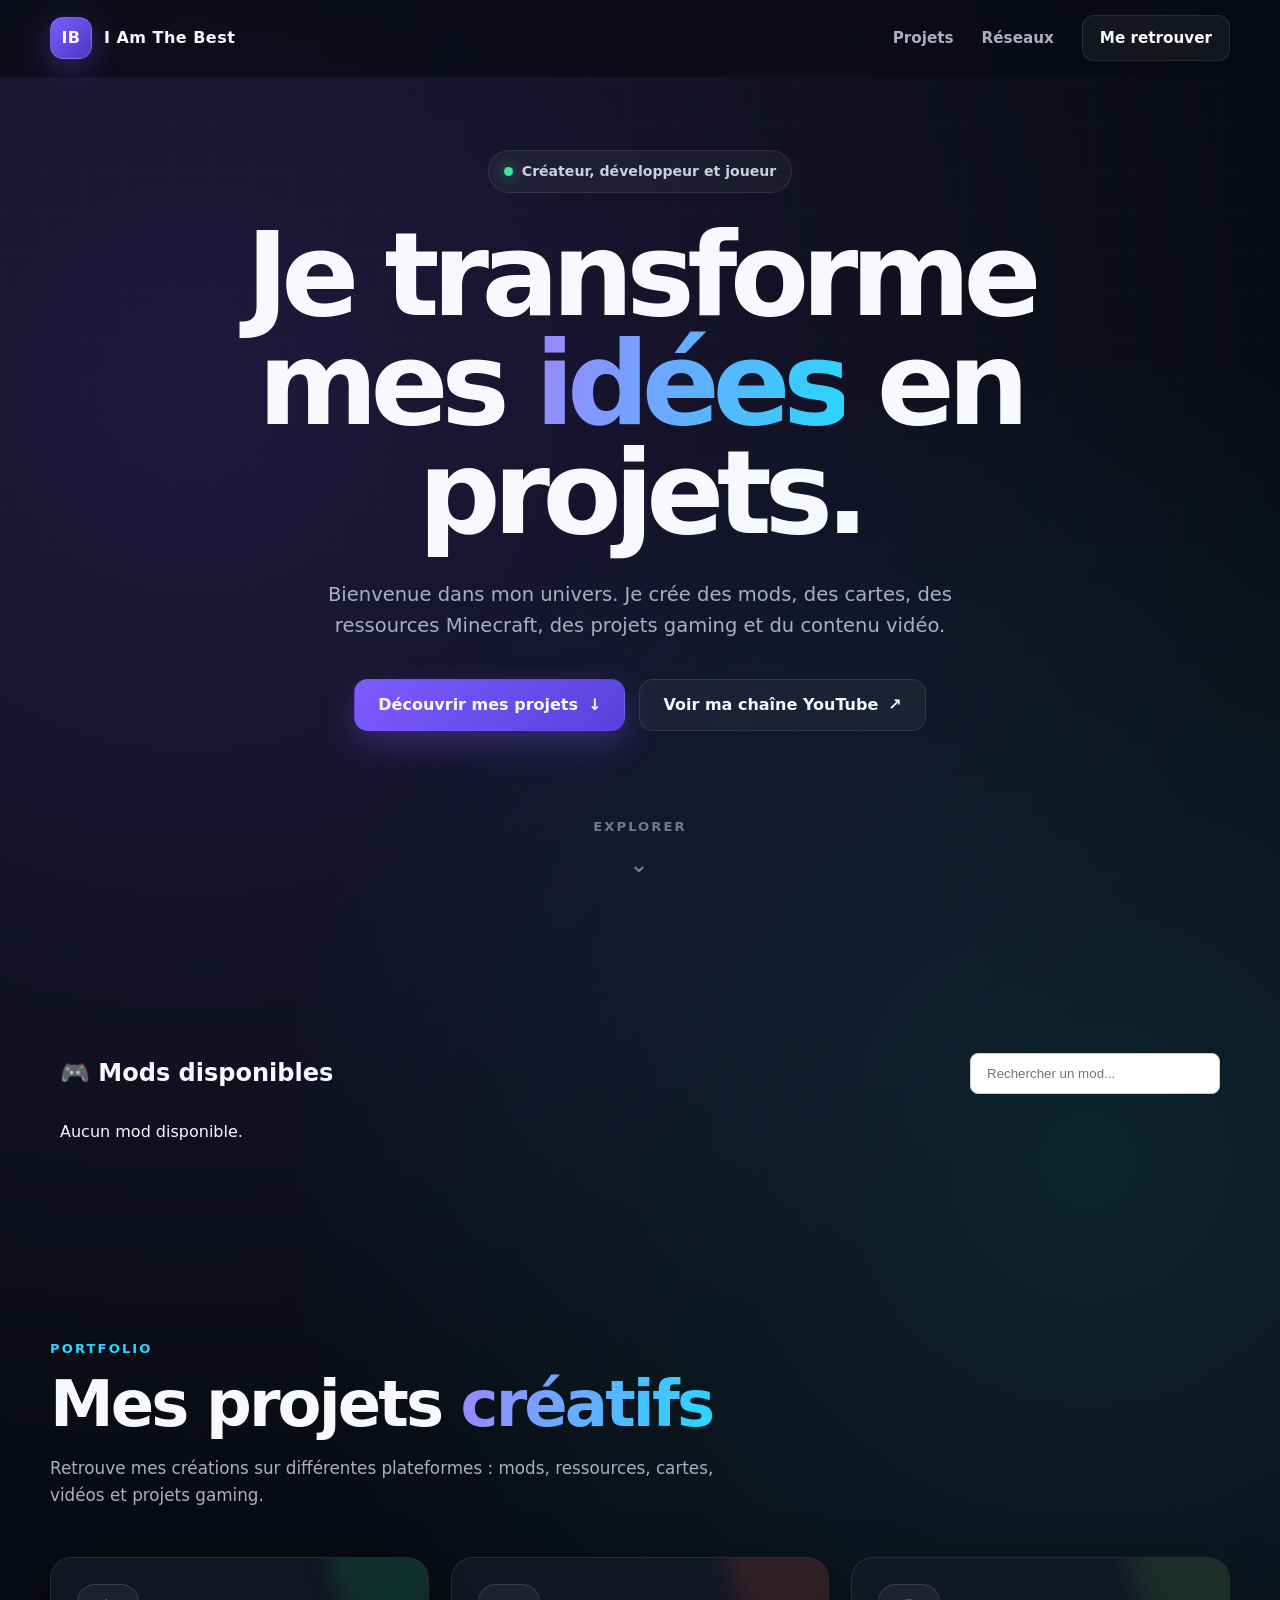
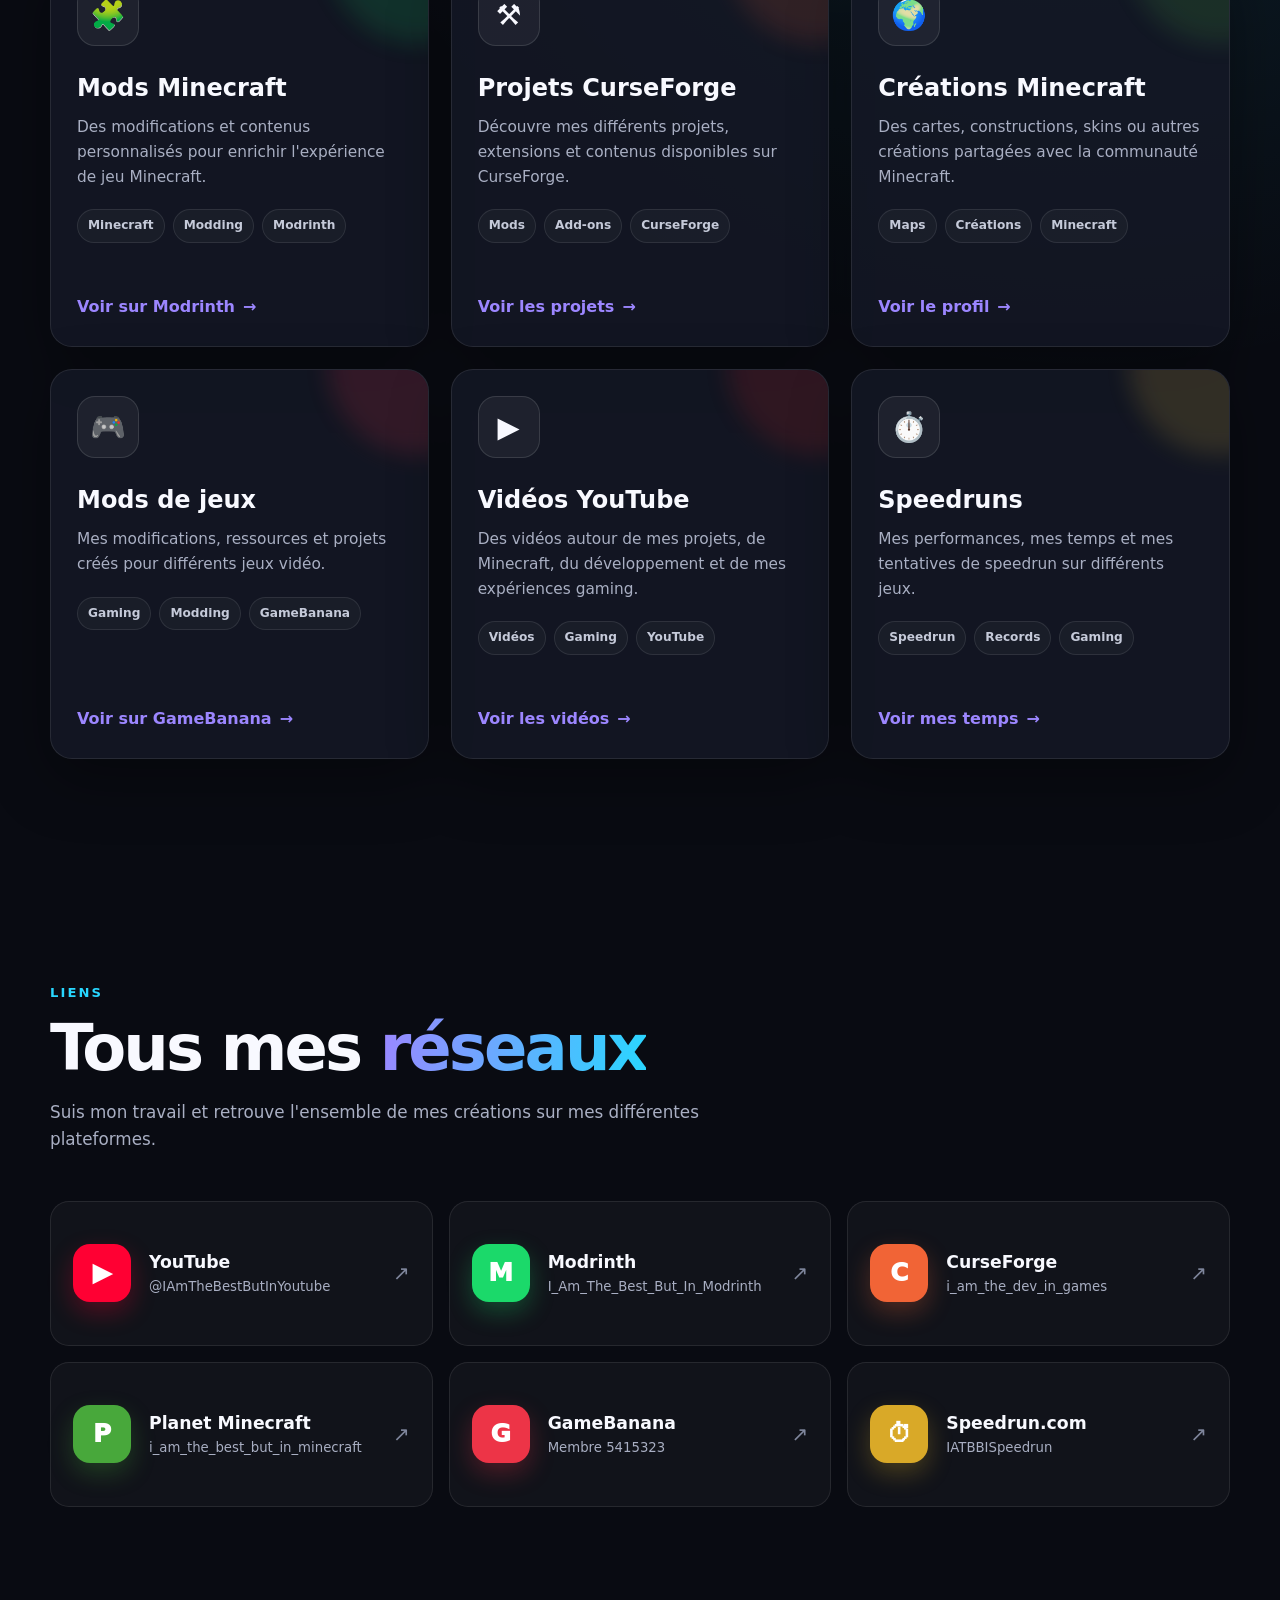
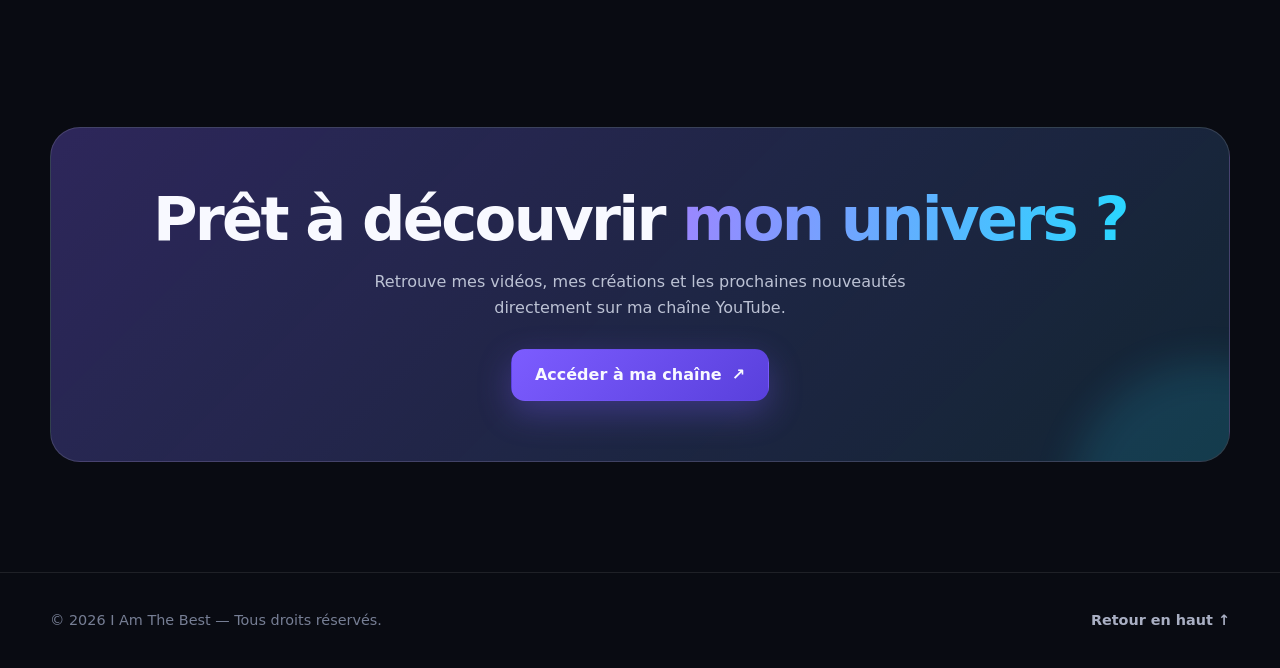
<file: index.html>
<!DOCTYPE html>
<html lang="fr">
<head>
    <meta charset="UTF-8">

    <meta
        name="viewport"
        content="width=device-width, initial-scale=1.0"
    >

    <meta
        name="description"
        content="Découvrez mes projets, créations Minecraft, mods, jeux et speedruns."
    >

    <meta name="theme-color" content="#090b12">

    <title>I Am The Best — Projets & Réseaux</title>

    <style>
    
        .mods-section {
  max-width: 1200px;
  margin: 60px auto;
  padding: 20px;
}

.section-header {
  display: flex;
  justify-content: space-between;
  align-items: center;
  gap: 20px;
  margin-bottom: 25px;
}

#mods-search {
  padding: 12px 16px;
  border: 1px solid #ccc;
  border-radius: 8px;
  min-width: 250px;
}

.mods-grid {
  display: grid;
  grid-template-columns: repeat(auto-fill, minmax(260px, 1fr));
  gap: 20px;
}

.mod-card {
  padding: 20px;
  border-radius: 14px;
  background: #ffffff;
  box-shadow: 0 4px 15px rgba(0, 0, 0, 0.12);
}

.mod-card h3 {
  margin-top: 0;
  word-break: break-word;
}

.mod-game {
  color: #777;
  font-size: 0.9rem;
  margin-bottom: 15px;
}

.install-button {
  display: inline-block;
  padding: 10px 15px;
  border-radius: 8px;
  background: #5865f2;
  color: white;
  text-decoration: none;
  font-weight: bold;
}

.install-button:hover {
  background: #404ed0;
} 

        /* =========================
           VARIABLES
        ========================== */

        :root {
            --background: #090b12;
            --background-secondary: #10131e;
            --card: rgba(21, 25, 39, 0.78);
            --card-hover: rgba(27, 32, 50, 0.95);

            --text: #f8f9ff;
            --text-secondary: #a9afc3;

            --primary: #7c5cff;
            --primary-light: #9c86ff;
            --secondary: #28d7ff;

            --border: rgba(255, 255, 255, 0.09);
            --shadow: 0 20px 60px rgba(0, 0, 0, 0.35);

            --radius: 22px;
            --max-width: 1180px;
        }

        /* =========================
           BASE
        ========================== */

        * {
            box-sizing: border-box;
            margin: 0;
            padding: 0;
        }

        html {
            scroll-behavior: smooth;
            scroll-padding-top: 100px;
        }

        body {
            min-height: 100vh;
            overflow-x: hidden;

            color: var(--text);
            background:
                radial-gradient(
                    circle at 15% 10%,
                    rgba(124, 92, 255, 0.18),
                    transparent 30%
                ),
                radial-gradient(
                    circle at 85% 30%,
                    rgba(40, 215, 255, 0.12),
                    transparent 28%
                ),
                var(--background);

            font-family:
                Inter,
                ui-sans-serif,
                system-ui,
                -apple-system,
                BlinkMacSystemFont,
                "Segoe UI",
                sans-serif;

            line-height: 1.6;
        }

        body::before {
            content: "";
            position: fixed;
            inset: 0;
            z-index: -2;
            pointer-events: none;

            background-image:
                linear-gradient(
                    rgba(255, 255, 255, 0.018) 1px,
                    transparent 1px
                ),
                linear-gradient(
                    90deg,
                    rgba(255, 255, 255, 0.018) 1px,
                    transparent 1px
                );

            background-size: 42px 42px;
            mask-image: linear-gradient(to bottom, black, transparent 90%);
        }

        a {
            color: inherit;
            text-decoration: none;
        }

        button,
        a {
            -webkit-tap-highlight-color: transparent;
        }

        img {
            display: block;
            max-width: 100%;
        }

        .container {
            width: min(calc(100% - 40px), var(--max-width));
            margin-inline: auto;
        }

        .gradient-text {
            color: transparent;
            background: linear-gradient(
                100deg,
                var(--primary-light),
                var(--secondary)
            );
            background-clip: text;
            -webkit-background-clip: text;
        }

        /* =========================
           NAVIGATION
        ========================== */

        .navbar {
            position: fixed;
            top: 0;
            left: 0;
            right: 0;
            z-index: 1000;

            border-bottom: 1px solid transparent;
            background: rgba(9, 11, 18, 0.68);
            backdrop-filter: blur(18px);
            -webkit-backdrop-filter: blur(18px);

            transition:
                border-color 0.25s ease,
                background 0.25s ease;
        }

        .navbar.scrolled {
            border-color: var(--border);
            background: rgba(9, 11, 18, 0.9);
        }

        .nav-content {
            min-height: 76px;
            display: flex;
            align-items: center;
            justify-content: space-between;
            gap: 24px;
        }

        .logo {
            display: inline-flex;
            align-items: center;
            gap: 12px;

            font-size: 1rem;
            font-weight: 900;
            letter-spacing: 0.03em;
        }

        .logo-icon {
            width: 42px;
            height: 42px;
            display: grid;
            place-items: center;

            border: 1px solid rgba(255, 255, 255, 0.15);
            border-radius: 13px;

            background: linear-gradient(
                135deg,
                var(--primary),
                #4d39be
            );

            box-shadow: 0 8px 30px rgba(124, 92, 255, 0.35);
        }

        .nav-links {
            display: flex;
            align-items: center;
            gap: 28px;

            color: var(--text-secondary);
            font-size: 0.95rem;
            font-weight: 700;
        }

        .nav-links a {
            transition: color 0.2s ease;
        }

        .nav-links a:hover {
            color: var(--text);
        }

        .nav-button {
            padding: 10px 17px;
            color: var(--text) !important;
            border: 1px solid var(--border);
            border-radius: 12px;
            background: rgba(255, 255, 255, 0.05);

            transition:
                transform 0.2s ease,
                background 0.2s ease !important;
        }

        .nav-button:hover {
            transform: translateY(-2px);
            background: rgba(255, 255, 255, 0.1);
        }

        /* =========================
           HERO
        ========================== */

        .hero {
            min-height: 100vh;
            padding: 150px 0 90px;

            display: flex;
            align-items: center;
            text-align: center;
        }

        .hero-content {
            max-width: 900px;
            margin-inline: auto;
        }

        .status {
            width: fit-content;
            margin: 0 auto 28px;
            padding: 9px 15px;

            display: flex;
            align-items: center;
            gap: 9px;

            color: #cbd0df;
            border: 1px solid var(--border);
            border-radius: 999px;
            background: rgba(255, 255, 255, 0.045);

            font-size: 0.88rem;
            font-weight: 750;
        }

        .status-dot {
            width: 9px;
            height: 9px;
            flex: 0 0 auto;

            border-radius: 50%;
            background: #40e49b;
            box-shadow: 0 0 16px rgba(64, 228, 155, 0.8);

            animation: pulse 2s infinite;
        }

        @keyframes pulse {
            50% {
                opacity: 0.45;
                transform: scale(0.8);
            }
        }

        .hero h1 {
            max-width: 850px;
            margin: 0 auto;

            font-size: clamp(3.1rem, 9vw, 7.3rem);
            line-height: 0.95;
            letter-spacing: -0.065em;
        }

        .hero-description {
            max-width: 680px;
            margin: 30px auto 0;

            color: var(--text-secondary);
            font-size: clamp(1rem, 2vw, 1.22rem);
        }

        .hero-actions {
            margin-top: 38px;

            display: flex;
            justify-content: center;
            flex-wrap: wrap;
            gap: 14px;
        }

        .button {
            min-height: 52px;
            padding: 0 23px;

            display: inline-flex;
            align-items: center;
            justify-content: center;
            gap: 10px;

            border: 1px solid var(--border);
            border-radius: 14px;

            font-weight: 850;

            transition:
                transform 0.2s ease,
                box-shadow 0.2s ease,
                background 0.2s ease;
        }

        .button:hover {
            transform: translateY(-3px);
        }

        .button-primary {
            border-color: transparent;
            background: linear-gradient(
                135deg,
                var(--primary),
                #5940dc
            );

            box-shadow: 0 12px 34px rgba(124, 92, 255, 0.32);
        }

        .button-primary:hover {
            box-shadow: 0 16px 40px rgba(124, 92, 255, 0.44);
        }

        .button-secondary {
            background: rgba(255, 255, 255, 0.045);
        }

        .button-secondary:hover {
            background: rgba(255, 255, 255, 0.09);
        }

        .scroll-indicator {
            margin-top: 85px;
            color: #72798f;
            font-size: 0.82rem;
            font-weight: 800;
            letter-spacing: 0.16em;
            text-transform: uppercase;
        }

        .scroll-arrow {
            display: block;
            margin-top: 10px;
            font-size: 1.4rem;
            animation: bounce 1.6s infinite;
        }

        @keyframes bounce {
            50% {
                transform: translateY(8px);
            }
        }

        /* =========================
           SECTIONS
        ========================== */

        .section {
            padding: 110px 0;
        }

        .section-heading {
            max-width: 680px;
            margin-bottom: 48px;
        }

        .section-label {
            display: inline-block;
            margin-bottom: 12px;

            color: var(--secondary);
            font-size: 0.82rem;
            font-weight: 900;
            letter-spacing: 0.16em;
            text-transform: uppercase;
        }

        .section-heading h2 {
            font-size: clamp(2.2rem, 5vw, 4rem);
            line-height: 1.05;
            letter-spacing: -0.045em;
        }

        .section-heading p {
            margin-top: 17px;
            color: var(--text-secondary);
            font-size: 1.05rem;
        }

        /* =========================
           PROJECTS
        ========================== */

        .projects-grid {
            display: grid;
            grid-template-columns: repeat(3, 1fr);
            gap: 22px;
        }

        .project-card {
            min-height: 390px;
            padding: 26px;

            display: flex;
            flex-direction: column;

            overflow: hidden;
            position: relative;

            border: 1px solid var(--border);
            border-radius: var(--radius);
            background: var(--card);
            box-shadow: var(--shadow);

            transition:
                transform 0.3s ease,
                border-color 0.3s ease,
                background 0.3s ease;
        }

        .project-card::before {
            content: "";
            width: 180px;
            height: 180px;

            position: absolute;
            top: -95px;
            right: -80px;

            border-radius: 50%;
            background: var(--project-color, var(--primary));
            opacity: 0.14;
            filter: blur(12px);
        }

        .project-card:hover {
            transform: translateY(-8px);
            border-color: rgba(156, 134, 255, 0.38);
            background: var(--card-hover);
        }

        .project-icon {
            width: 62px;
            height: 62px;
            display: grid;
            place-items: center;

            position: relative;
            z-index: 1;

            border: 1px solid rgba(255, 255, 255, 0.12);
            border-radius: 18px;
            background: rgba(255, 255, 255, 0.055);

            font-size: 1.8rem;
        }

        .project-card h3 {
            margin-top: 28px;
            font-size: 1.5rem;
            line-height: 1.2;
        }

        .project-card p {
            margin-top: 13px;
            color: var(--text-secondary);
            font-size: 0.96rem;
        }

        .tags {
            margin-top: 20px;

            display: flex;
            flex-wrap: wrap;
            gap: 8px;
        }

        .tag {
            padding: 6px 10px;

            color: #c5cad9;
            border: 1px solid var(--border);
            border-radius: 999px;
            background: rgba(255, 255, 255, 0.035);

            font-size: 0.76rem;
            font-weight: 800;
        }

        .project-link {
            margin-top: auto;
            padding-top: 26px;

            display: inline-flex;
            align-items: center;
            gap: 8px;

            color: var(--primary-light);
            font-weight: 850;
        }

        .project-link span {
            transition: transform 0.2s ease;
        }

        .project-link:hover span {
            transform: translateX(5px);
        }

        /* =========================
           SOCIAL NETWORKS
        ========================== */

        .socials-section {
            position: relative;
        }

        .socials-grid {
            display: grid;
            grid-template-columns: repeat(3, 1fr);
            gap: 16px;
        }

        .social-card {
            min-height: 145px;
            padding: 22px;

            display: flex;
            align-items: center;
            gap: 18px;

            border: 1px solid var(--border);
            border-radius: 19px;
            background: rgba(255, 255, 255, 0.035);

            transition:
                transform 0.25s ease,
                border-color 0.25s ease,
                background 0.25s ease;
        }

        .social-card:hover {
            transform: translateY(-5px);
            border-color: var(--social-color);
            background: rgba(255, 255, 255, 0.065);
        }

        .social-icon {
            width: 58px;
            height: 58px;
            flex: 0 0 auto;

            display: grid;
            place-items: center;

            color: white;
            border-radius: 17px;
            background: var(--social-color);

            font-size: 1.55rem;
            font-weight: 950;

            box-shadow: 0 10px 25px color-mix(
                in srgb,
                var(--social-color) 28%,
                transparent
            );
        }

        .social-information {
            min-width: 0;
        }

        .social-information h3 {
            font-size: 1.08rem;
        }

        .social-information p {
            max-width: 100%;
            overflow: hidden;

            color: var(--text-secondary);
            font-size: 0.83rem;
            text-overflow: ellipsis;
            white-space: nowrap;
        }

        .social-arrow {
            margin-left: auto;
            color: #7f869c;
            font-size: 1.25rem;

            transition:
                color 0.2s ease,
                transform 0.2s ease;
        }

        .social-card:hover .social-arrow {
            color: white;
            transform: translate(3px, -3px);
        }

        /* =========================
           CONTACT BANNER
        ========================== */

        .contact-banner {
            padding: 60px;
            overflow: hidden;
            position: relative;

            border: 1px solid rgba(255, 255, 255, 0.13);
            border-radius: 30px;

            background:
                linear-gradient(
                    135deg,
                    rgba(124, 92, 255, 0.27),
                    rgba(40, 215, 255, 0.09)
                ),
                var(--background-secondary);

            text-align: center;
        }

        .contact-banner::after {
            content: "";
            width: 280px;
            height: 280px;

            position: absolute;
            right: -120px;
            bottom: -180px;

            border-radius: 50%;
            background: var(--secondary);
            opacity: 0.13;
            filter: blur(20px);
        }

        .contact-banner h2 {
            position: relative;
            z-index: 1;

            font-size: clamp(2rem, 5vw, 3.8rem);
            line-height: 1.05;
            letter-spacing: -0.045em;
        }

        .contact-banner p {
            max-width: 620px;
            margin: 18px auto 28px;
            position: relative;
            z-index: 1;

            color: #bcc2d4;
        }

        .contact-banner .button {
            position: relative;
            z-index: 1;
        }

        /* =========================
           FOOTER
        ========================== */

        footer {
            padding: 36px 0;

            color: #767e94;
            border-top: 1px solid var(--border);

            font-size: 0.9rem;
        }

        .footer-content {
            display: flex;
            align-items: center;
            justify-content: space-between;
            gap: 20px;
        }

        .back-to-top {
            color: var(--text-secondary);
            font-weight: 750;
        }

        .back-to-top:hover {
            color: white;
        }

        /* =========================
           ANIMATIONS
        ========================== */

        .reveal {
            opacity: 0;
            transform: translateY(28px);

            transition:
                opacity 0.7s ease,
                transform 0.7s ease;
        }

        .reveal.visible {
            opacity: 1;
            transform: translateY(0);
        }

        /* =========================
           RESPONSIVE
        ========================== */

        @media (max-width: 950px) {
            .projects-grid {
                grid-template-columns: repeat(2, 1fr);
            }

            .socials-grid {
                grid-template-columns: repeat(2, 1fr);
            }
        }

        @media (max-width: 700px) {
            .container {
                width: min(calc(100% - 28px), var(--max-width));
            }

            .nav-links a:not(.nav-button) {
                display: none;
            }

            .hero {
                padding-top: 130px;
            }

            .hero h1 {
                font-size: clamp(3rem, 17vw, 5rem);
            }

            .section {
                padding: 80px 0;
            }

            .projects-grid,
            .socials-grid {
                grid-template-columns: 1fr;
            }

            .project-card {
                min-height: 340px;
            }

            .contact-banner {
                padding: 48px 22px;
                border-radius: 23px;
            }

            .footer-content {
                flex-direction: column;
                text-align: center;
            }
        }

        @media (prefers-reduced-motion: reduce) {
            *,
            *::before,
            *::after {
                scroll-behavior: auto !important;
                animation-duration: 0.01ms !important;
                animation-iteration-count: 1 !important;
                transition-duration: 0.01ms !important;
            }
        }
    </style>
</head>

<body id="accueil">

    <!-- Navigation -->
    <header class="navbar" id="navbar">
        <nav class="container nav-content" aria-label="Navigation principale">

            <a class="logo" href="#accueil" aria-label="Retour à l'accueil">
                <span class="logo-icon">IB</span>
                <span>I Am The Best</span>
            </a>

            <div class="nav-links">
                <a href="#projets">Projets</a>
                <a href="#reseaux">Réseaux</a>
                <a class="nav-button" href="#reseaux">
                    Me retrouver
                </a>
            </div>

        </nav>
    </header>

    <main>

        <!-- Hero -->
        <section class="hero">
            <div class="container hero-content">

                <div class="status">
                    <span class="status-dot"></span>
                    Créateur, développeur et joueur
                </div>

                <h1>
                    Je transforme mes
                    <span class="gradient-text">idées</span>
                    en projets.
                </h1>

                <p class="hero-description">
                    Bienvenue dans mon univers. Je crée des mods, des cartes,
                    des ressources Minecraft, des projets gaming et du contenu
                    vidéo.
                </p>

                <div class="hero-actions">
                    <a class="button button-primary" href="#projets">
                        Découvrir mes projets
                        <span aria-hidden="true">↓</span>
                    </a>

                    <a
                        class="button button-secondary"
                        href="https://www.youtube.com/@IAmTheBestButInYoutube"
                        target="_blank"
                        rel="noopener noreferrer"
                    >
                        Voir ma chaîne YouTube
                        <span aria-hidden="true">↗</span>
                    </a>
                </div>

                <div class="scroll-indicator" aria-hidden="true">
                    Explorer
                    <span class="scroll-arrow">⌄</span>
                </div>

            </div>
        </section>
        
        <section id="mods" class="mods-section">
  <div class="section-header">
    <h2>🎮 Mods disponibles</h2>
    <input
      type="search"
      id="mods-search"
      placeholder="Rechercher un mod..."
    />
  </div>

  <div id="mods-status">Chargement des mods...</div>
  <div id="mods-list" class="mods-grid"></div>
</section>

        <!-- Projects -->
        <section class="section" id="projets">
            <div class="container">

                <div class="section-heading reveal">
                    <span class="section-label">Portfolio</span>

                    <h2>
                        Mes projets
                        <span class="gradient-text">créatifs</span>
                    </h2>

                    <p>
                        Retrouve mes créations sur différentes plateformes :
                        mods, ressources, cartes, vidéos et projets gaming.
                    </p>
                </div>

                <div class="projects-grid">

                    <article
                        class="project-card reveal"
                        style="--project-color: #1bd96a;"
                    >
                        <div class="project-icon" aria-hidden="true">🧩</div>

                        <h3>Mods Minecraft</h3>

                        <p>
                            Des modifications et contenus personnalisés pour
                            enrichir l'expérience de jeu Minecraft.
                        </p>

                        <div class="tags">
                            <span class="tag">Minecraft</span>
                            <span class="tag">Modding</span>
                            <span class="tag">Modrinth</span>
                        </div>

                        <a
                            class="project-link"
                            href="https://modrinth.com/user/I_Am_The_Best_But_In_Modrinth"
                            target="_blank"
                            rel="noopener noreferrer"
                        >
                            Voir sur Modrinth
                            <span aria-hidden="true">→</span>
                        </a>
                    </article>

                    <article
                        class="project-card reveal"
                        style="--project-color: #f16436;"
                    >
                        <div class="project-icon" aria-hidden="true">⚒️</div>

                        <h3>Projets CurseForge</h3>

                        <p>
                            Découvre mes différents projets, extensions et
                            contenus disponibles sur CurseForge.
                        </p>

                        <div class="tags">
                            <span class="tag">Mods</span>
                            <span class="tag">Add-ons</span>
                            <span class="tag">CurseForge</span>
                        </div>

                        <a
                            class="project-link"
                            href="https://www.curseforge.com/members/i_am_the_dev_in_games/projects"
                            target="_blank"
                            rel="noopener noreferrer"
                        >
                            Voir les projets
                            <span aria-hidden="true">→</span>
                        </a>
                    </article>

                    <article
                        class="project-card reveal"
                        style="--project-color: #56bd45;"
                    >
                        <div class="project-icon" aria-hidden="true">🌍</div>

                        <h3>Créations Minecraft</h3>

                        <p>
                            Des cartes, constructions, skins ou autres créations
                            partagées avec la communauté Minecraft.
                        </p>

                        <div class="tags">
                            <span class="tag">Maps</span>
                            <span class="tag">Créations</span>
                            <span class="tag">Minecraft</span>
                        </div>

                        <a
                            class="project-link"
                            href="https://www.planetminecraft.com/member/i_am_the_best_but_in_minecraft/"
                            target="_blank"
                            rel="noopener noreferrer"
                        >
                            Voir le profil
                            <span aria-hidden="true">→</span>
                        </a>
                    </article>

                    <article
                        class="project-card reveal"
                        style="--project-color: #ff374f;"
                    >
                        <div class="project-icon" aria-hidden="true">🎮</div>

                        <h3>Mods de jeux</h3>

                        <p>
                            Mes modifications, ressources et projets créés pour
                            différents jeux vidéo.
                        </p>

                        <div class="tags">
                            <span class="tag">Gaming</span>
                            <span class="tag">Modding</span>
                            <span class="tag">GameBanana</span>
                        </div>

                        <a
                            class="project-link"
                            href="https://gamebanana.com/members/5415323"
                            target="_blank"
                            rel="noopener noreferrer"
                        >
                            Voir sur GameBanana
                            <span aria-hidden="true">→</span>
                        </a>
                    </article>

                    <article
                        class="project-card reveal"
                        style="--project-color: #e92525;"
                    >
                        <div class="project-icon" aria-hidden="true">▶️</div>

                        <h3>Vidéos YouTube</h3>

                        <p>
                            Des vidéos autour de mes projets, de Minecraft,
                            du développement et de mes expériences gaming.
                        </p>

                        <div class="tags">
                            <span class="tag">Vidéos</span>
                            <span class="tag">Gaming</span>
                            <span class="tag">YouTube</span>
                        </div>

                        <a
                            class="project-link"
                            href="https://www.youtube.com/@IAmTheBestButInYoutube"
                            target="_blank"
                            rel="noopener noreferrer"
                        >
                            Voir les vidéos
                            <span aria-hidden="true">→</span>
                        </a>
                    </article>

                    <article
                        class="project-card reveal"
                        style="--project-color: #f6c744;"
                    >
                        <div class="project-icon" aria-hidden="true">⏱️</div>

                        <h3>Speedruns</h3>

                        <p>
                            Mes performances, mes temps et mes tentatives
                            de speedrun sur différents jeux.
                        </p>

                        <div class="tags">
                            <span class="tag">Speedrun</span>
                            <span class="tag">Records</span>
                            <span class="tag">Gaming</span>
                        </div>

                        <a
                            class="project-link"
                            href="https://www.speedrun.com/users/IATBBISpeedrun"
                            target="_blank"
                            rel="noopener noreferrer"
                        >
                            Voir mes temps
                            <span aria-hidden="true">→</span>
                        </a>
                    </article>

                </div>
            </div>
        </section>

        <!-- Social networks -->
        <section class="section socials-section" id="reseaux">
            <div class="container">

                <div class="section-heading reveal">
                    <span class="section-label">Liens</span>

                    <h2>
                        Tous mes
                        <span class="gradient-text">réseaux</span>
                    </h2>

                    <p>
                        Suis mon travail et retrouve l'ensemble de mes créations
                        sur mes différentes plateformes.
                    </p>
                </div>

                <div class="socials-grid">

                    <a
                        class="social-card reveal"
                        style="--social-color: #ff0033;"
                        href="https://www.youtube.com/@IAmTheBestButInYoutube"
                        target="_blank"
                        rel="noopener noreferrer"
                        aria-label="Ouvrir mon profil YouTube"
                    >
                        <div class="social-icon">▶</div>

                        <div class="social-information">
                            <h3>YouTube</h3>
                            <p>@IAmTheBestButInYoutube</p>
                        </div>

                        <span class="social-arrow" aria-hidden="true">↗</span>
                    </a>

                    <a
                        class="social-card reveal"
                        style="--social-color: #1bd96a;"
                        href="https://modrinth.com/user/I_Am_The_Best_But_In_Modrinth"
                        target="_blank"
                        rel="noopener noreferrer"
                        aria-label="Ouvrir mon profil Modrinth"
                    >
                        <div class="social-icon">M</div>

                        <div class="social-information">
                            <h3>Modrinth</h3>
                            <p>I_Am_The_Best_But_In_Modrinth</p>
                        </div>

                        <span class="social-arrow" aria-hidden="true">↗</span>
                    </a>

                    <a
                        class="social-card reveal"
                        style="--social-color: #f16436;"
                        href="https://www.curseforge.com/members/i_am_the_dev_in_games/projects"
                        target="_blank"
                        rel="noopener noreferrer"
                        aria-label="Ouvrir mes projets CurseForge"
                    >
                        <div class="social-icon">C</div>

                        <div class="social-information">
                            <h3>CurseForge</h3>
                            <p>i_am_the_dev_in_games</p>
                        </div>

                        <span class="social-arrow" aria-hidden="true">↗</span>
                    </a>

                    <a
                        class="social-card reveal"
                        style="--social-color: #48a83b;"
                        href="https://www.planetminecraft.com/member/i_am_the_best_but_in_minecraft/"
                        target="_blank"
                        rel="noopener noreferrer"
                        aria-label="Ouvrir mon profil Planet Minecraft"
                    >
                        <div class="social-icon">P</div>

                        <div class="social-information">
                            <h3>Planet Minecraft</h3>
                            <p>i_am_the_best_but_in_minecraft</p>
                        </div>

                        <span class="social-arrow" aria-hidden="true">↗</span>
                    </a>

                    <a
                        class="social-card reveal"
                        style="--social-color: #ed3447;"
                        href="https://gamebanana.com/members/5415323"
                        target="_blank"
                        rel="noopener noreferrer"
                        aria-label="Ouvrir mon profil GameBanana"
                    >
                        <div class="social-icon">G</div>

                        <div class="social-information">
                            <h3>GameBanana</h3>
                            <p>Membre 5415323</p>
                        </div>

                        <span class="social-arrow" aria-hidden="true">↗</span>
                    </a>

                    <a
                        class="social-card reveal"
                        style="--social-color: #d9a928;"
                        href="https://www.speedrun.com/users/IATBBISpeedrun"
                        target="_blank"
                        rel="noopener noreferrer"
                        aria-label="Ouvrir mon profil Speedrun.com"
                    >
                        <div class="social-icon">⏱</div>

                        <div class="social-information">
                            <h3>Speedrun.com</h3>
                            <p>IATBBISpeedrun</p>
                        </div>

                        <span class="social-arrow" aria-hidden="true">↗</span>
                    </a>

                </div>
            </div>
        </section>

        <!-- Call to action -->
        <section class="section">
            <div class="container">

                <div class="contact-banner reveal">
                    <h2>
                        Prêt à découvrir
                        <span class="gradient-text">mon univers ?</span>
                    </h2>

                    <p>
                        Retrouve mes vidéos, mes créations et les prochaines
                        nouveautés directement sur ma chaîne YouTube.
                    </p>

                    <a
                        class="button button-primary"
                        href="https://www.youtube.com/@IAmTheBestButInYoutube"
                        target="_blank"
                        rel="noopener noreferrer"
                    >
                        Accéder à ma chaîne
                        <span aria-hidden="true">↗</span>
                    </a>
                </div>

            </div>
        </section>

    </main>

    <!-- Footer -->
    <footer>
        <div class="container footer-content">

            <p>
                © <span id="current-year"></span>
                I Am The Best — Tous droits réservés.
            </p>

            <a class="back-to-top" href="#accueil">
                Retour en haut ↑
            </a>

        </div>
    </footer>

    <script>
        // Année automatique dans le pied de page
        document.getElementById("current-year").textContent =
            new Date().getFullYear();

        // Apparence de la navigation pendant le défilement
        const navbar = document.getElementById("navbar");

        const updateNavbar = () => {
            navbar.classList.toggle("scrolled", window.scrollY > 20);
        };

        window.addEventListener("scroll", updateNavbar, { passive: true });
        updateNavbar();

        // Animation d'apparition des éléments
        const revealElements = document.querySelectorAll(".reveal");

        const observer = new IntersectionObserver(
            (entries) => {
                entries.forEach((entry) => {
                    if (entry.isIntersecting) {
                        entry.target.classList.add("visible");
                        observer.unobserve(entry.target);
                    }
                });
            },
            {
                threshold: 0.12
            }
        );

        revealElements.forEach((element, index) => {
            element.style.transitionDelay = `${(index % 3) * 80}ms`;
            observer.observe(element);
        });
        
        const modsList = document.getElementById("mods-list");
const modsStatus = document.getElementById("mods-status");
const modsSearch = document.getElementById("mods-search");

let allMods = [];

async function loadMods() {
  try {
    const response = await fetch(
      `data/mods-index.json?timestamp=${Date.now()}`
    );

    if (!response.ok) {
      throw new Error(`Erreur HTTP ${response.status}`);
    }

    const text = await response.text();

    if (!text.trim()) {
      throw new Error("Le fichier mods-index.json est vide.");
    }

    let index;

    try {
      index = JSON.parse(text);
    } catch {
      throw new Error("Le fichier mods-index.json contient un JSON invalide.");
    }

    allMods = Array.isArray(index.files) ? index.files : [];

    displayMods(allMods);
  } catch (error) {
    console.error("Erreur de chargement des mods :", error);

    modsStatus.textContent =
      `❌ Impossible de charger les mods : ${error.message}`;

    modsList.innerHTML = "";
  }
}

function displayMods(mods) {
  modsList.innerHTML = "";

  if (mods.length === 0) {
    modsStatus.textContent = "Aucun mod disponible.";
    return;
  }

  modsStatus.textContent = `${mods.length} fichier(s) disponible(s).`;

  for (const mod of mods) {
    const card = document.createElement("article");
    card.className = "mod-card";

    const title = document.createElement("h3");
    title.textContent = mod.name;

    const game = document.createElement("p");
    game.className = "mod-game";
    game.textContent = `Jeu : ${mod.game || "Non spécifié"}`;

    const location = document.createElement("small");
    location.textContent = mod.path;

    const installButton = document.createElement("a");
    installButton.className = "install-button";
    installButton.textContent = "⬇️ Télécharger / Installer";
    installButton.href = encodeURI(mod.path);
    installButton.download = mod.name;
    installButton.target = "_blank";
    installButton.rel = "noopener";

    card.appendChild(title);
    card.appendChild(game);
    card.appendChild(location);
    card.appendChild(document.createElement("br"));
    card.appendChild(document.createElement("br"));
    card.appendChild(installButton);

    modsList.appendChild(card);
  }
}

modsSearch.addEventListener("input", () => {
  const search = modsSearch.value.toLowerCase();

  const filteredMods = allMods.filter((mod) =>
    `${mod.name} ${mod.path} ${mod.game || ""}`
      .toLowerCase()
      .includes(search)
  );

  displayMods(filteredMods);
});

loadMods();
    </script>

</body>
</html>
</file>
